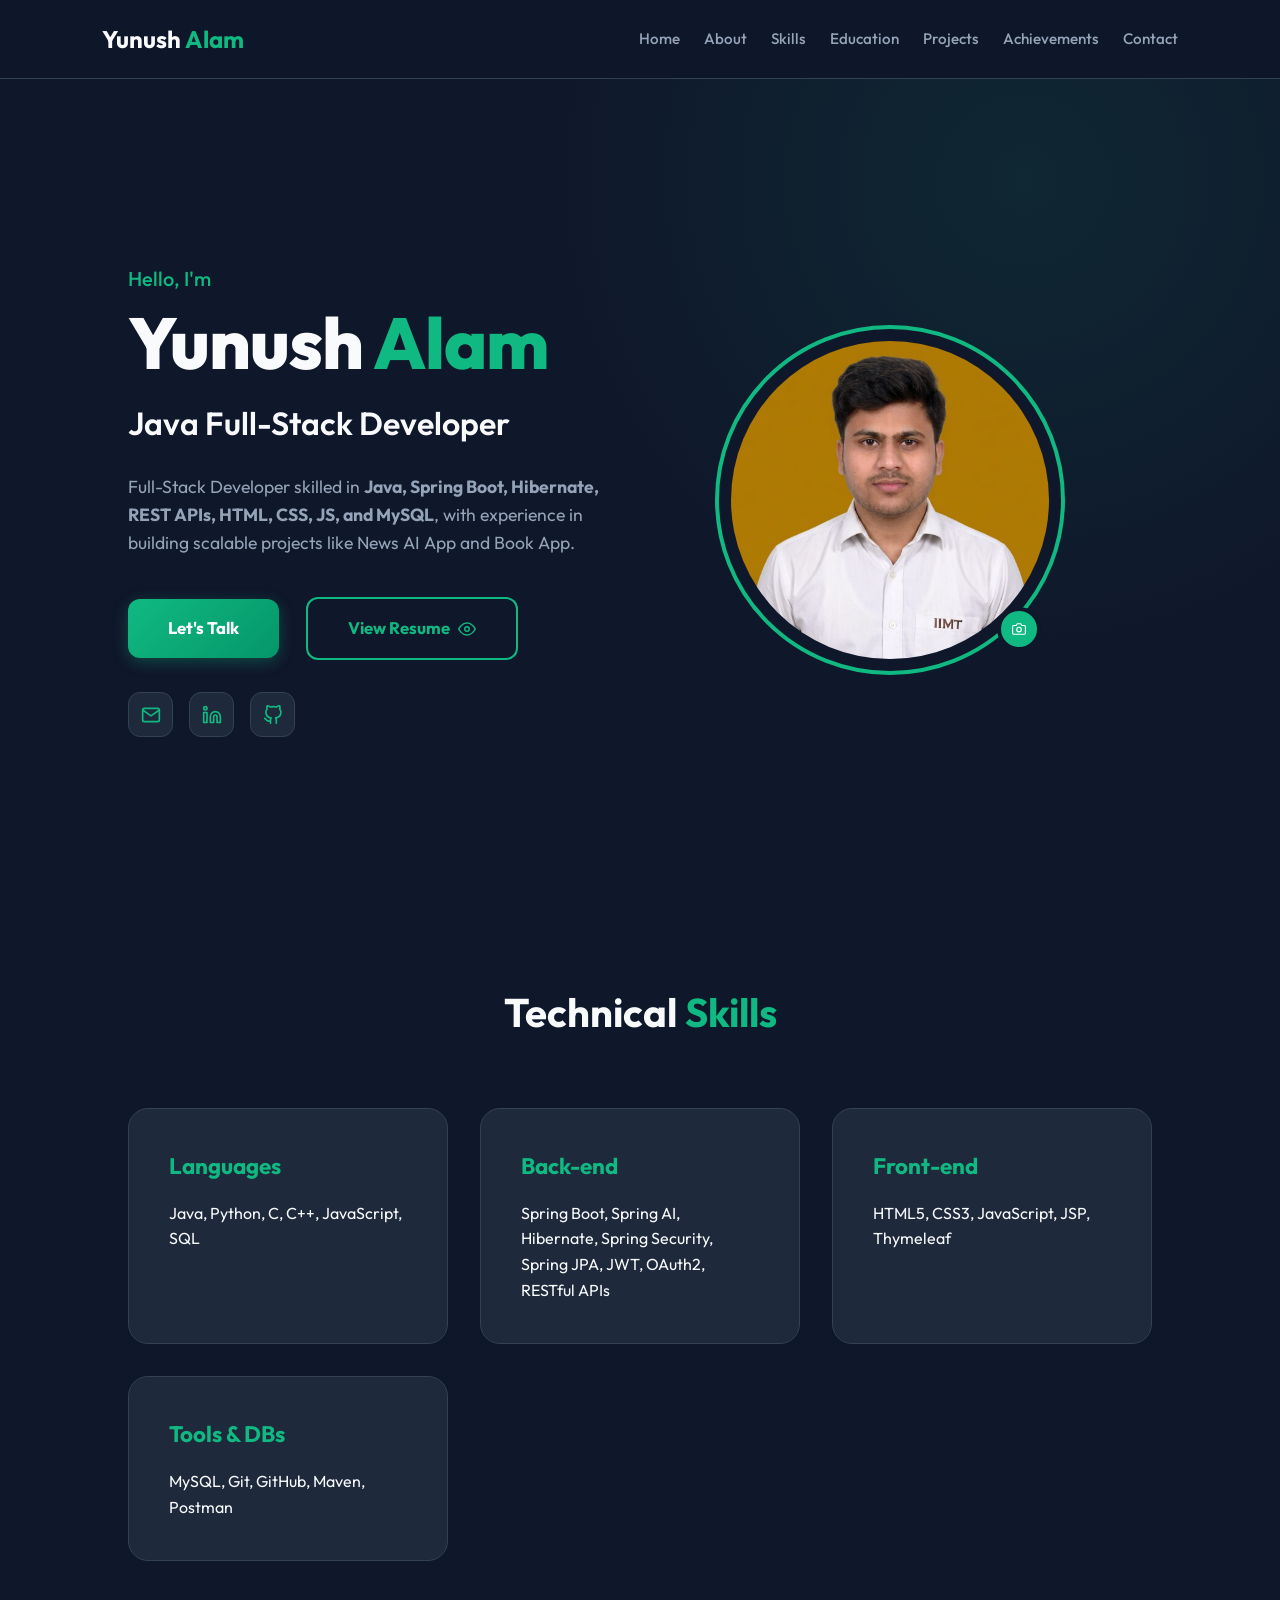
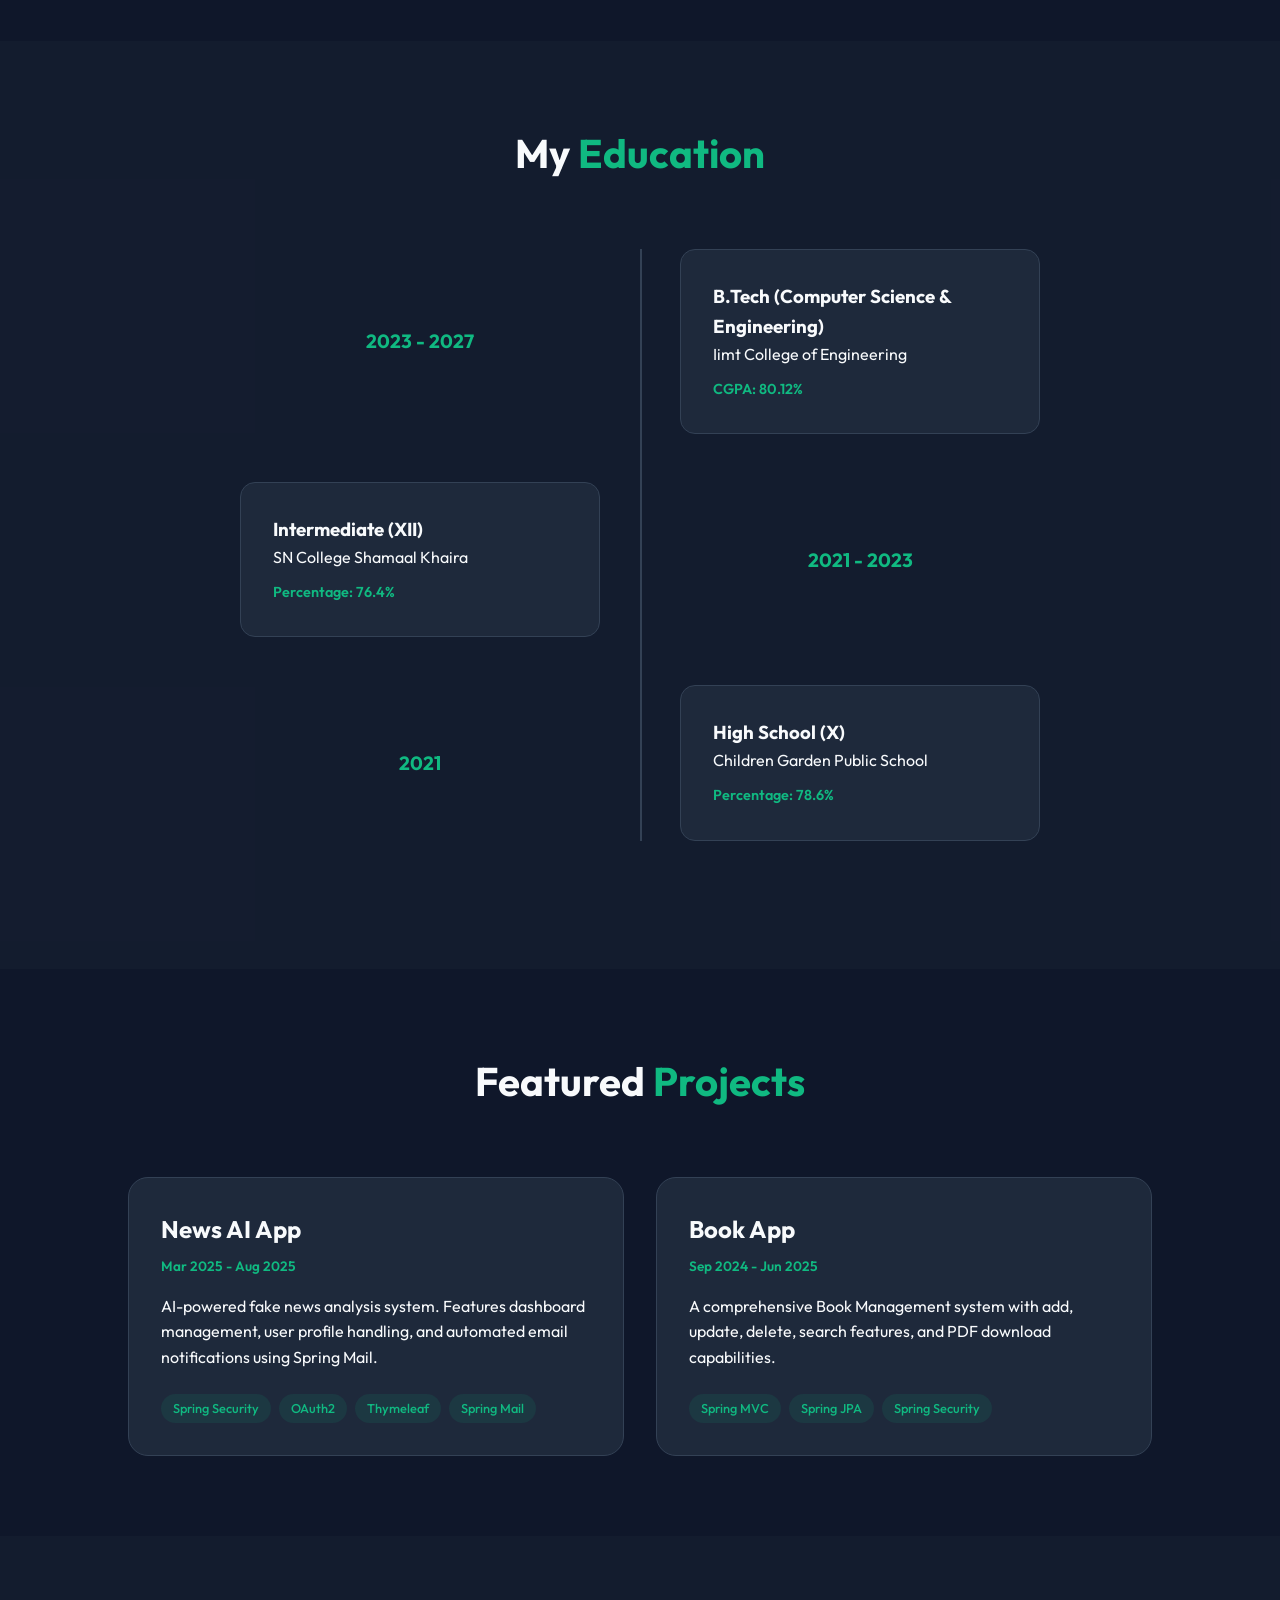
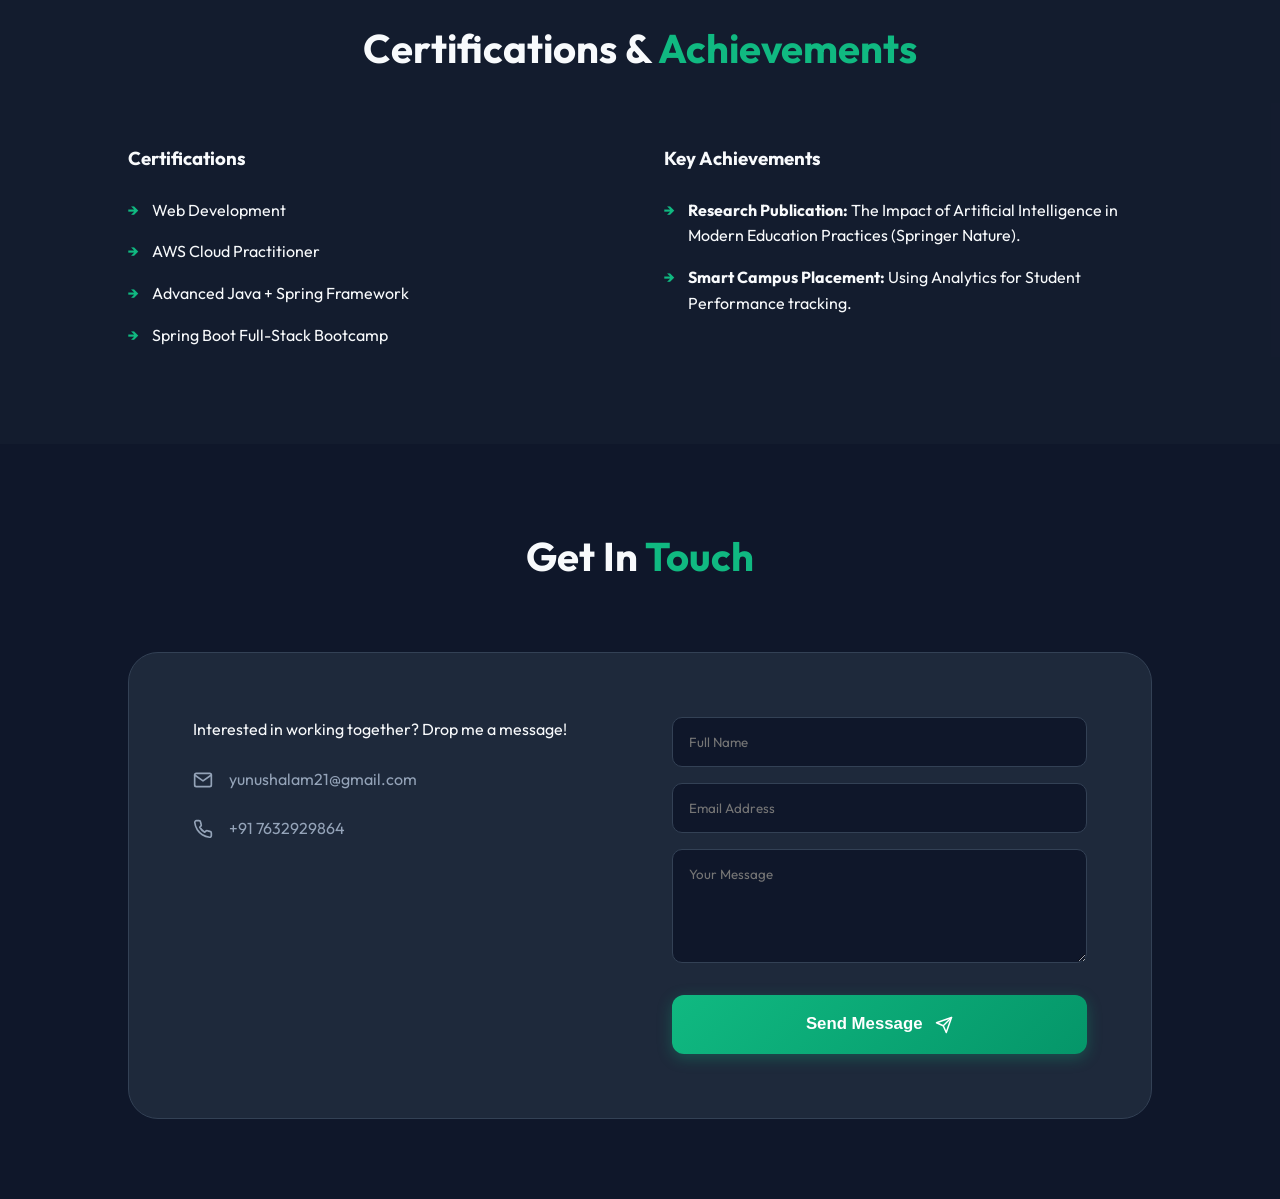
<file: index.html>
<!DOCTYPE html>
<html lang="en">
<head>
    <meta charset="UTF-8">
    <meta name="viewport" content="width=device-width, initial-scale=1.0">
    <title>Yunush Alam - Java Full-Stack Developer</title>
    <link rel="preconnect" href="https://fonts.googleapis.com">
    <link rel="preconnect" href="https://fonts.gstatic.com" crossorigin>
    <link href="https://fonts.googleapis.com/css2?family=Outfit:wght@300;400;500;600;700&display=swap" rel="stylesheet">
    <link rel="stylesheet" href="portfolio-styles.css">
</head>
<body>
    <nav class="navbar">
        <div class="nav-logo">
            <h1>Yunush <span>Alam</span></h1>
        </div>
        <div class="menu-toggle" id="mobile-menu">
            <span class="bar"></span>
            <span class="bar"></span>
            <span class="bar"></span>
        </div>
        <ul class="nav-links">
            <li><a href="#home">Home</a></li>
            <li><a href="#about">About</a></li>
            <li><a href="#skills">Skills</a></li>
            <li><a href="#education">Education</a></li>
            <li><a href="#projects">Projects</a></li>
            <li><a href="#achievements">Achievements</a></li>
            <li><a href="#contact">Contact</a></li>
        </ul>
    </nav>

    <section id="home" class="hero">
        <div class="hero-content">
            <h3>Hello, I'm</h3>
            <h1>Yunush <span>Alam</span></h1>
            <h2>Java Full-Stack Developer</h2>
            <p>Full-Stack Developer skilled in <strong>Java, Spring Boot, Hibernate, REST APIs, HTML, CSS, JS, and MySQL</strong>, with experience in building scalable projects like News AI App and Book App.</p>
            
            <div class="hero-actions">
                <a href="#contact" class="btn">Let's Talk</a>
                <a href="javascript:void(0)" class="btn btn-outline" onclick="openResume()">
                    View Resume <svg xmlns="http://www.w3.org/2000/svg" width="18" height="18" viewBox="0 0 24 24" fill="none" stroke="currentColor" stroke-width="2" stroke-linecap="round" stroke-linejoin="round" style="margin-left: 8px; vertical-align: middle;"><path d="M1 12s4-8 11-8 11 8 11 8-4 8-11 8-11-8-11-8z"></path><circle cx="12" cy="12" r="3"></circle></svg>
                </a>
            </div>

            <div class="social-icons">
                <a href="mailto:yunushalam21@gmail.com" class="social-icon" title="Email">
                    <svg xmlns="http://www.w3.org/2000/svg" width="20" height="20" viewBox="0 0 24 24" fill="none" stroke="currentColor" stroke-width="2" stroke-linecap="round" stroke-linejoin="round"><path d="M4 4h16c1.1 0 2 .9 2 2v12c0 1.1-.9 2-2 2H4c-1.1 0-2-.9-2-2V6c0-1.1.9-2 2-2z"></path><polyline points="22,6 12,13 2,6"></polyline></svg>
                </a>
                <a href="https://www.linkedin.com/in/yunush-alam-283b422a3" class="social-icon" title="LinkedIn" target="_blank" rel="noopener noreferrer">
                    <svg xmlns="http://www.w3.org/2000/svg" width="20" height="20" viewBox="0 0 24 24" fill="none" stroke="currentColor" stroke-width="2" stroke-linecap="round" stroke-linejoin="round"><path d="M16 8a6 6 0 0 1 6 6v7h-4v-7a2 2 0 0 0-2-2 2 2 0 0 0-2 2v7h-4v-7a6 6 0 0 1 6-6z"></path><rect x="2" y="9" width="4" height="12"></rect><circle cx="4" cy="4" r="2"></circle></svg>
                </a>
                <a href="https://github.com/yunushalam" class="social-icon" title="GitHub" target="_blank" rel="noopener noreferrer">
                    <svg xmlns="http://www.w3.org/2000/svg" width="20" height="20" viewBox="0 0 24 24" fill="none" stroke="currentColor" stroke-width="2" stroke-linecap="round" stroke-linejoin="round"><path d="M9 19c-5 1.5-5-2.5-7-3m14 6v-3.87a3.37 3.37 0 0 0-.94-2.61c3.14-.35 6.44-1.54 6.44-7A5.44 5.44 0 0 0 20 4.77 5.07 5.07 0 0 0 19.91 1S18.73.65 16 2.48a13.38 13.38 0 0 0-7 0C6.27.65 5.09 1 5.09 1A5.07 5.07 0 0 0 5 4.77a5.44 5.44 0 0 0-1.5 3.78c0 5.42 3.3 6.61 6.44 7A3.37 3.37 0 0 0 9 18.13V22"></path></svg>
                </a>
            </div>
        </div>

        <div class="hero-image">
            <div class="profile-photo-container">
                <img id="profileImage" src="profile.jpeg" alt="Yunush Alam">
                <label for="imageUpload" class="edit-photo-btn" title="Change Photo">
                    <svg xmlns="http://www.w3.org/2000/svg" width="14" height="14" viewBox="0 0 24 24" fill="none" stroke="currentColor" stroke-width="2" stroke-linecap="round" stroke-linejoin="round"><path d="M23 19a2 2 0 0 1-2 2H3a2 2 0 0 1-2-2V8a2 2 0 0 1 2-2h4l2-3h6l2 3h4a2 2 0 0 1 2 2z"></path><circle cx="12" cy="13" r="4"></circle></svg>
                </label>
                <input type="file" id="imageUpload" accept="image/*" style="display: none;">
            </div>
        </div>
    </section>

    <section id="skills" class="section">
        <h2 class="section-title">Technical <span>Skills</span></h2>
        <div class="skills-grid">
            <div class="skill-card">
                <h3>Languages</h3>
                <p>Java, Python, C, C++, JavaScript, SQL</p>
            </div>
            <div class="skill-card">
                <h3>Back-end</h3>
                <p>Spring Boot, Spring AI, Hibernate, Spring Security, Spring JPA, JWT, OAuth2, RESTful APIs</p>
            </div>
            <div class="skill-card">
                <h3>Front-end</h3>
                <p>HTML5, CSS3, JavaScript, JSP, Thymeleaf</p>
            </div>
            <div class="skill-card">
                <h3>Tools & DBs</h3>
                <p>MySQL, Git, GitHub, Maven, Postman</p>
            </div>
        </div>
    </section>

    <section id="education" class="section bg-light">
        <h2 class="section-title">My <span>Education</span></h2>
        <div class="timeline">
            <div class="timeline-item">
                <div class="timeline-date">2023 - 2027</div>
                <div class="timeline-content">
                    <h3>B.Tech (Computer Science & Engineering)</h3>
                    <p>Iimt College of Engineering</p>
                    <span class="percentage">CGPA: 80.12%</span>
                </div>
            </div>
            <div class="timeline-item">
                <div class="timeline-date">2021 - 2023</div>
                <div class="timeline-content">
                    <h3>Intermediate (XII)</h3>
                    <p>SN College Shamaal Khaira</p>
                    <span class="percentage">Percentage: 76.4%</span>
                </div>
            </div>
            <div class="timeline-item">
                <div class="timeline-date">2021</div>
                <div class="timeline-content">
                    <h3>High School (X)</h3>
                    <p>Children Garden Public School</p>
                    <span class="percentage">Percentage: 78.6%</span>
                </div>
            </div>
        </div>
    </section>

    <section id="projects" class="section">
        <h2 class="section-title">Featured <span>Projects</span></h2>
        <div class="projects-grid">

            <div class="project-card">
                <div class="project-info">
                    <h3>News AI App</h3>
                    <p class="project-date">Mar 2025 - Aug 2025</p>
                    <p>AI-powered fake news analysis system. Features dashboard management, user profile handling, and automated email notifications using Spring Mail.</p>
                    <div class="project-tags">
                        <span>Spring Security</span>
                        <span>OAuth2</span>
                        <span>Thymeleaf</span>
                        <span>Spring Mail</span>
                    </div>
                </div>
            </div>
            <div class="project-card">
                <div class="project-info">
                    <h3>Book App</h3>
                    <p class="project-date">Sep 2024 - Jun 2025</p>
                    <p>A comprehensive Book Management system with add, update, delete, search features, and PDF download capabilities.</p>
                    <div class="project-tags">
                        <span>Spring MVC</span>
                        <span>Spring JPA</span>
                        <span>Spring Security</span>
                    </div>
                </div>
            </div>
        </div>
    </section>

    <section id="achievements" class="section bg-light">
        <h2 class="section-title">Certifications & <span>Achievements</span></h2>
        <div class="dual-grid">
            <div class="list-container">
                <h3>Certifications</h3>
                <ul class="styled-list">
                    <li>Web Development</li>
                    <li>AWS Cloud Practitioner</li>
                    <li>Advanced Java + Spring Framework</li>
                    <li>Spring Boot Full-Stack Bootcamp</li>
                </ul>
            </div>
            <div class="list-container">
                <h3>Key Achievements</h3>
                <ul class="styled-list">
                    <li><strong>Research Publication:</strong> The Impact of Artificial Intelligence in Modern Education Practices (Springer Nature).</li>
                    <li><strong>Smart Campus Placement:</strong> Using Analytics for Student Performance tracking.</li>
                </ul>
            </div>
        </div>
    </section>

    <section id="contact" class="section contact-section">
        <h2 class="section-title">Get In <span>Touch</span></h2>
        <div class="contact-container">
            <div class="contact-info">
                <p>Interested in working together? Drop me a message!</p>
                <div class="info-item">
                    <svg xmlns="http://www.w3.org/2000/svg" width="20" height="20" viewBox="0 0 24 24" fill="none" stroke="currentColor" stroke-width="2" stroke-linecap="round" stroke-linejoin="round"><path d="M4 4h16c1.1 0 2 .9 2 2v12c0 1.1-.9 2-2 2H4c-1.1 0-2-.9-2-2V6c0-1.1.9-2 2-2z"></path><polyline points="22,6 12,13 2,6"></polyline></svg>
                    <span>yunushalam21@gmail.com</span>
                </div>
                <div class="info-item">
                    <svg xmlns="http://www.w3.org/2000/svg" width="20" height="20" viewBox="0 0 24 24" fill="none" stroke="currentColor" stroke-width="2" stroke-linecap="round" stroke-linejoin="round"><path d="M22 16.92v3a2 2 0 0 1-2.18 2 19.79 19.79 0 0 1-8.63-3.07 19.5 19.5 0 0 1-6-6 19.79 19.79 0 0 1-3.07-8.67A2 2 0 0 1 4.11 2h3a2 2 0 0 1 2 1.72 12.84 12.84 0 0 0 .7 2.81 2 2 0 0 1-.45 2.11L8.09 9.91a16 16 0 0 0 6 6l1.27-1.27a2 2 0 0 1 2.11-.45 12.84 12.84 0 0 0 2.81.7A2 2 0 0 1 22 16.92z"></path></svg>
                    <span>+91 7632929864</span>
                </div>
            </div>
            
            <form id="google-form" class="portfolio-form">
                <input type="text" name="fullName" placeholder="Full Name" required>
                <input type="email" name="email" placeholder="Email Address" required>
                <textarea name="message" placeholder="Your Message" rows="5" required></textarea>
                <button type="submit" id="submitBtn" class="btn btn-submit">
                    <span class="btn-text">Send Message <svg xmlns="http://www.w3.org/2000/svg" width="18" height="18" viewBox="0 0 24 24" fill="none" stroke="currentColor" stroke-width="2" stroke-linecap="round" stroke-linejoin="round" style="margin-left: 8px; vertical-align: middle;"><line x1="22" y1="2" x2="11" y2="13"></line><polygon points="22 2 15 22 11 13 2 9 22 2"></polygon></svg></span>
                    <div class="loader"></div>
                </button>
                <div id="formMessage" class="form-message"></div>
            </form>
        </div>
    </section>

    <script src="resume-data.js"></script>
    <script src="portfolio-script.js"></script>
</body>
</html>
</file>
<file: portfolio-styles.css>
:root {
    --bg-dark: #0f172a;
    --card-dark: #1e293b;
    --card-light: #334155;
    --primary-green: #10b981;
    --primary-hover: #059669;
    --text-white: #f8fafc;
    --text-gray: #94a3b8;
    --border-color: #334155;
}

* {
    margin: 0;
    padding: 0;
    box-sizing: border-box;
}

html {
    scroll-behavior: smooth;
}

body {
    font-family: 'Outfit', sans-serif;
    background-color: var(--bg-dark);
    color: var(--text-white);
    line-height: 1.6;
    overflow-x: hidden;
}

/* Navbar */
.navbar {
    display: flex;
    justify-content: space-between;
    align-items: center;
    padding: 1.25rem 8%;
    background-color: rgba(15, 23, 42, 0.9);
    position: fixed;
    top: 0;
    width: 100%;
    z-index: 1000;
    backdrop-filter: blur(12px);
    border-bottom: 1px solid var(--border-color);
}

.nav-logo h1 {
    font-size: 1.5rem;
    font-weight: 700;
}

.nav-logo span {
    color: var(--primary-green);
}

.nav-links {
    display: flex;
    list-style: none;
    gap: 1.5rem;
}

.nav-links a {
    text-decoration: none;
    color: var(--text-gray);
    font-weight: 500;
    transition: all 0.3s ease;
    font-size: 0.95rem;
}

.nav-links a:hover {
    color: var(--primary-green);
}

/* Common Section Styles */
.section {
    padding: 80px 10%;
}

.bg-light {
    background-color: rgba(30, 41, 59, 0.3);
}

.section-title {
    font-size: 2.5rem;
    font-weight: 700;
    text-align: center;
    margin-bottom: 4rem;
}

.section-title span {
    color: var(--primary-green);
}

/* Hero Section */
.hero {
    min-height: 100vh;
    display: flex;
    align-items: center;
    justify-content: space-between;
    padding: 0 10%;
    padding-top: 100px;
    background: radial-gradient(circle at 80% 20%, rgba(16, 185, 129, 0.1) 0%, transparent 40%);
}

.hero-content {
    max-width: 600px;
}

.hero-content h3 {
    font-size: 1.25rem;
    color: var(--primary-green);
    margin-bottom: 0.5rem;
    font-weight: 500;
}

.hero-content h1 {
    font-size: 4.5rem;
    font-weight: 800;
    line-height: 1.1;
    margin-bottom: 1rem;
    letter-spacing: -1px;
}

.hero-content h1 span {
    color: var(--primary-green);
}

.hero-content h2 {
    font-size: 2rem;
    font-weight: 600;
    color: var(--text-white);
    margin-bottom: 1.5rem;
}

.hero-content p {
    font-size: 1.1rem;
    color: var(--text-gray);
    margin-bottom: 2.5rem;
    max-width: 500px;
}

/* Buttons */
.btn {
    display: inline-flex;
    align-items: center;
    justify-content: center;
    background: linear-gradient(135deg, var(--primary-green), var(--primary-hover));
    color: white;
    padding: 1rem 2.5rem;
    border-radius: 12px;
    text-decoration: none;
    font-weight: 700;
    font-size: 1.05rem;
    transition: all 0.4s cubic-bezier(0.175, 0.885, 0.32, 1.275);
    border: none;
    cursor: pointer;
    box-shadow: 0 4px 15px rgba(16, 185, 129, 0.3);
}

.btn:hover {
    transform: translateY(-5px) scale(1.02);
    box-shadow: 0 12px 25px rgba(16, 185, 129, 0.4);
    background: linear-gradient(135deg, var(--primary-hover), var(--primary-green));
}

.btn:active {
    transform: translateY(0) scale(0.98);
}

.btn-outline {
    background: transparent;
    color: var(--primary-green);
    border: 2px solid var(--primary-green);
    margin-left: 1.5rem;
    box-shadow: none;
}

.btn-outline:hover {
    background: rgba(16, 185, 129, 0.1);
    color: var(--primary-green);
    box-shadow: 0 5px 15px rgba(16, 185, 129, 0.1);
}

.btn-submit {
    width: 100%;
    margin-top: 1rem;
    padding: 1.2rem;
}

/* Profile Photo */
.hero-image {
    flex: 1;
    display: flex;
    justify-content: center;
}

.profile-photo-container {
    position: relative;
    width: 350px;
    height: 350px;
    border-radius: 50%;
    padding: 12px;
    border: 4px solid var(--primary-green);
    background: var(--bg-dark);
}

.profile-photo-container img {
    width: 100%;
    height: 100%;
    object-fit: cover;
    border-radius: 50%;
}

.edit-photo-btn {
    position: absolute;
    bottom: 20px;
    right: 20px;
    background-color: var(--primary-green);
    color: white;
    width: 44px;
    height: 44px;
    border-radius: 50%;
    display: flex;
    align-items: center;
    justify-content: center;
    cursor: pointer;
    border: 4px solid var(--bg-dark);
    transition: all 0.3s ease;
}

/* Skills Grid */
.skills-grid {
    display: grid;
    grid-template-columns: repeat(auto-fit, minmax(250px, 1fr));
    gap: 2rem;
}

.skill-card {
    background-color: var(--card-dark);
    padding: 2.5rem;
    border-radius: 20px;
    border: 1px solid var(--border-color);
    transition: all 0.3s ease;
}

.skill-card:hover {
    transform: translateY(-10px);
    border-color: var(--primary-green);
    background-color: var(--card-light);
}

.skill-card h3 {
    color: var(--primary-green);
    margin-bottom: 1rem;
    font-size: 1.4rem;
}

/* Education Timeline */
.timeline {
    max-width: 800px;
    margin: 0 auto;
    position: relative;
}

.timeline::before {
    content: '';
    position: absolute;
    left: 50%;
    width: 2px;
    height: 100%;
    background: var(--border-color);
}

.timeline-item {
    margin-bottom: 3rem;
    display: flex;
    justify-content: space-between;
    align-items: center;
    width: 100%;
}

.timeline-item:nth-child(even) {
    flex-direction: row-reverse;
}

.timeline-content {
    width: 45%;
    padding: 2rem;
    background-color: var(--card-dark);
    border-radius: 15px;
    border: 1px solid var(--border-color);
}

.timeline-date {
    width: 45%;
    font-weight: 700;
    color: var(--primary-green);
    font-size: 1.2rem;
    text-align: center;
}

.percentage {
    display: inline-block;
    margin-top: 10px;
    color: var(--primary-green);
    font-weight: 600;
    font-size: 0.9rem;
}

/* Projects Grid */
.projects-grid {
    display: grid;
    grid-template-columns: repeat(auto-fit, minmax(320px, 1fr));
    gap: 2rem;
}

.project-card {
    background-color: var(--card-dark);
    border-radius: 20px;
    overflow: hidden;
    border: 1px solid var(--border-color);
    transition: all 0.3s ease;
}

.project-card:hover {
    transform: translateY(-10px);
    border-color: var(--primary-green);
}

.project-info {
    padding: 2rem;
}

.project-info h3 {
    margin-bottom: 0.5rem;
    font-size: 1.5rem;
}

.project-date {
    color: var(--primary-green);
    font-size: 0.85rem;
    font-weight: 600;
    margin-bottom: 1rem;
}

.project-tags {
    display: flex;
    flex-wrap: wrap;
    gap: 0.5rem;
    margin-top: 1.5rem;
}

.project-tags span {
    background-color: rgba(16, 185, 129, 0.1);
    color: var(--primary-green);
    padding: 4px 12px;
    border-radius: 20px;
    font-size: 0.8rem;
    font-weight: 500;
}

/* Achievements Section */
.dual-grid {
    display: grid;
    grid-template-columns: 1fr 1fr;
    gap: 3rem;
}

.styled-list {
    list-style: none;
    margin-top: 1.5rem;
}

.styled-list li {
    margin-bottom: 1rem;
    padding-left: 1.5rem;
    position: relative;
}

.styled-list li::before {
    content: '→';
    position: absolute;
    left: 0;
    color: var(--primary-green);
    font-weight: 700;
}

/* Contact Section */
.contact-container {
    display: grid;
    grid-template-columns: 1fr 1fr;
    gap: 4rem;
    background-color: var(--card-dark);
    padding: 4rem;
    border-radius: 30px;
    border: 1px solid var(--border-color);
}

.info-item {
    display: flex;
    align-items: center;
    gap: 1rem;
    margin-top: 1.5rem;
    color: var(--text-gray);
}

.portfolio-form {
    display: flex;
    flex-direction: column;
    gap: 1rem;
}

.portfolio-form input, .portfolio-form textarea {
    padding: 1rem;
    background-color: var(--bg-dark);
    border: 1px solid var(--border-color);
    border-radius: 10px;
    color: white;
    font-family: inherit;
    outline: none;
}

.portfolio-form input:focus, .portfolio-form textarea:focus {
    border-color: var(--primary-green);
}

/* Social Icons */
.social-icons {
    display: flex;
    gap: 1rem;
    margin-top: 2rem;
}

.social-icon {
    width: 45px;
    height: 45px;
    background-color: var(--card-dark);
    border: 1px solid var(--border-color);
    border-radius: 12px;
    display: flex;
    align-items: center;
    justify-content: center;
    color: var(--primary-green);
    transition: all 0.3s ease;
}

.social-icon:hover {
    background-color: var(--primary-green);
    color: white;
    transform: translateY(-5px);
}

/* Loader & Form Message */
.loader {
    width: 20px;
    height: 20px;
    border: 3px solid rgba(255, 255, 255, 0.3);
    border-radius: 50%;
    border-top-color: #fff;
    animation: spin 1s ease-in-out infinite;
    display: none;
    margin-left: 10px;
}

#submitBtn.loading .btn-text {
    display: none;
}

#submitBtn.loading .loader {
    display: inline-block;
}

@keyframes spin {
    to { transform: rotate(360deg); }
}

.form-message {
    margin-top: 1.5rem;
    padding: 1rem;
    border-radius: 10px;
    display: none;
    font-weight: 500;
    text-align: center;
}

.form-message.success {
    display: block;
    background-color: rgba(16, 185, 129, 0.1);
    color: var(--primary-green);
    border: 1px solid var(--primary-green);
}

.form-message.error {
    display: block;
    background-color: rgba(239, 68, 68, 0.1);
    color: #ef4444;
    border: 1px solid #ef4444;
}

/* Responsive */
@media (max-width: 968px) {
    .navbar {
        padding: 1rem 5%;
    }

    .menu-toggle {
        display: block;
        cursor: pointer;
    }

    .menu-toggle .bar {
        display: block;
        width: 25px;
        height: 3px;
        margin: 5px auto;
        transition: all 0.3s ease-in-out;
        background: var(--text-white);
        border-radius: 2px;
    }

    .nav-links {
        position: fixed;
        left: -100%;
        top: 70px;
        flex-direction: column;
        background-color: var(--bg-dark);
        width: 100%;
        text-align: center;
        transition: 0.3s;
        box-shadow: 0 10px 27px rgba(0, 0, 0, 0.05);
        padding: 2rem 0;
        border-bottom: 1px solid var(--border-color);
    }

    .nav-links.active {
        left: 0;
    }

    .nav-links li {
        margin: 1.5rem 0;
    }

    /* Hamburger Animation */
    #mobile-menu.is-active .bar:nth-child(2) { opacity: 0; }
    #mobile-menu.is-active .bar:nth-child(1) { transform: translateY(8px) rotate(45deg); }
    #mobile-menu.is-active .bar:nth-child(3) { transform: translateY(-8px) rotate(-45deg); }

    .hero {
        flex-direction: column-reverse;
        text-align: center;
        padding-top: 120px;
        padding-bottom: 60px;
    }

    .hero-content h1 {
        font-size: 3rem;
    }

    .hero-content p {
        margin: 0 auto 2.5rem;
    }

    .hero-image {
        margin-bottom: 3rem;
    }

    .profile-photo-container {
        width: 280px;
        height: 280px;
    }

    .timeline::before {
        left: 20px;
    }

    .timeline-item {
        flex-direction: column !important;
        align-items: flex-start;
        padding-left: 45px;
    }

    .timeline-content, .timeline-date {
        width: 100%;
        text-align: left;
        margin-bottom: 1rem;
    }

    .timeline-date {
        font-size: 1rem;
    }

    .dual-grid, .contact-container {
        grid-template-columns: 1fr;
    }

    .contact-container {
        padding: 2.5rem;
    }
}

@media (max-width: 480px) {
    .hero-content h1 {
        font-size: 2.5rem;
    }
    
    .hero-content h2 {
        font-size: 1.5rem;
    }

    .section-title {
        font-size: 2rem;
    }

    .profile-photo-container {
        width: 220px;
        height: 220px;
    }

    .btn {
        width: 100%;
        margin-bottom: 1rem;
    }

    .btn-outline {
        margin-left: 0;
    }
}
</file>
